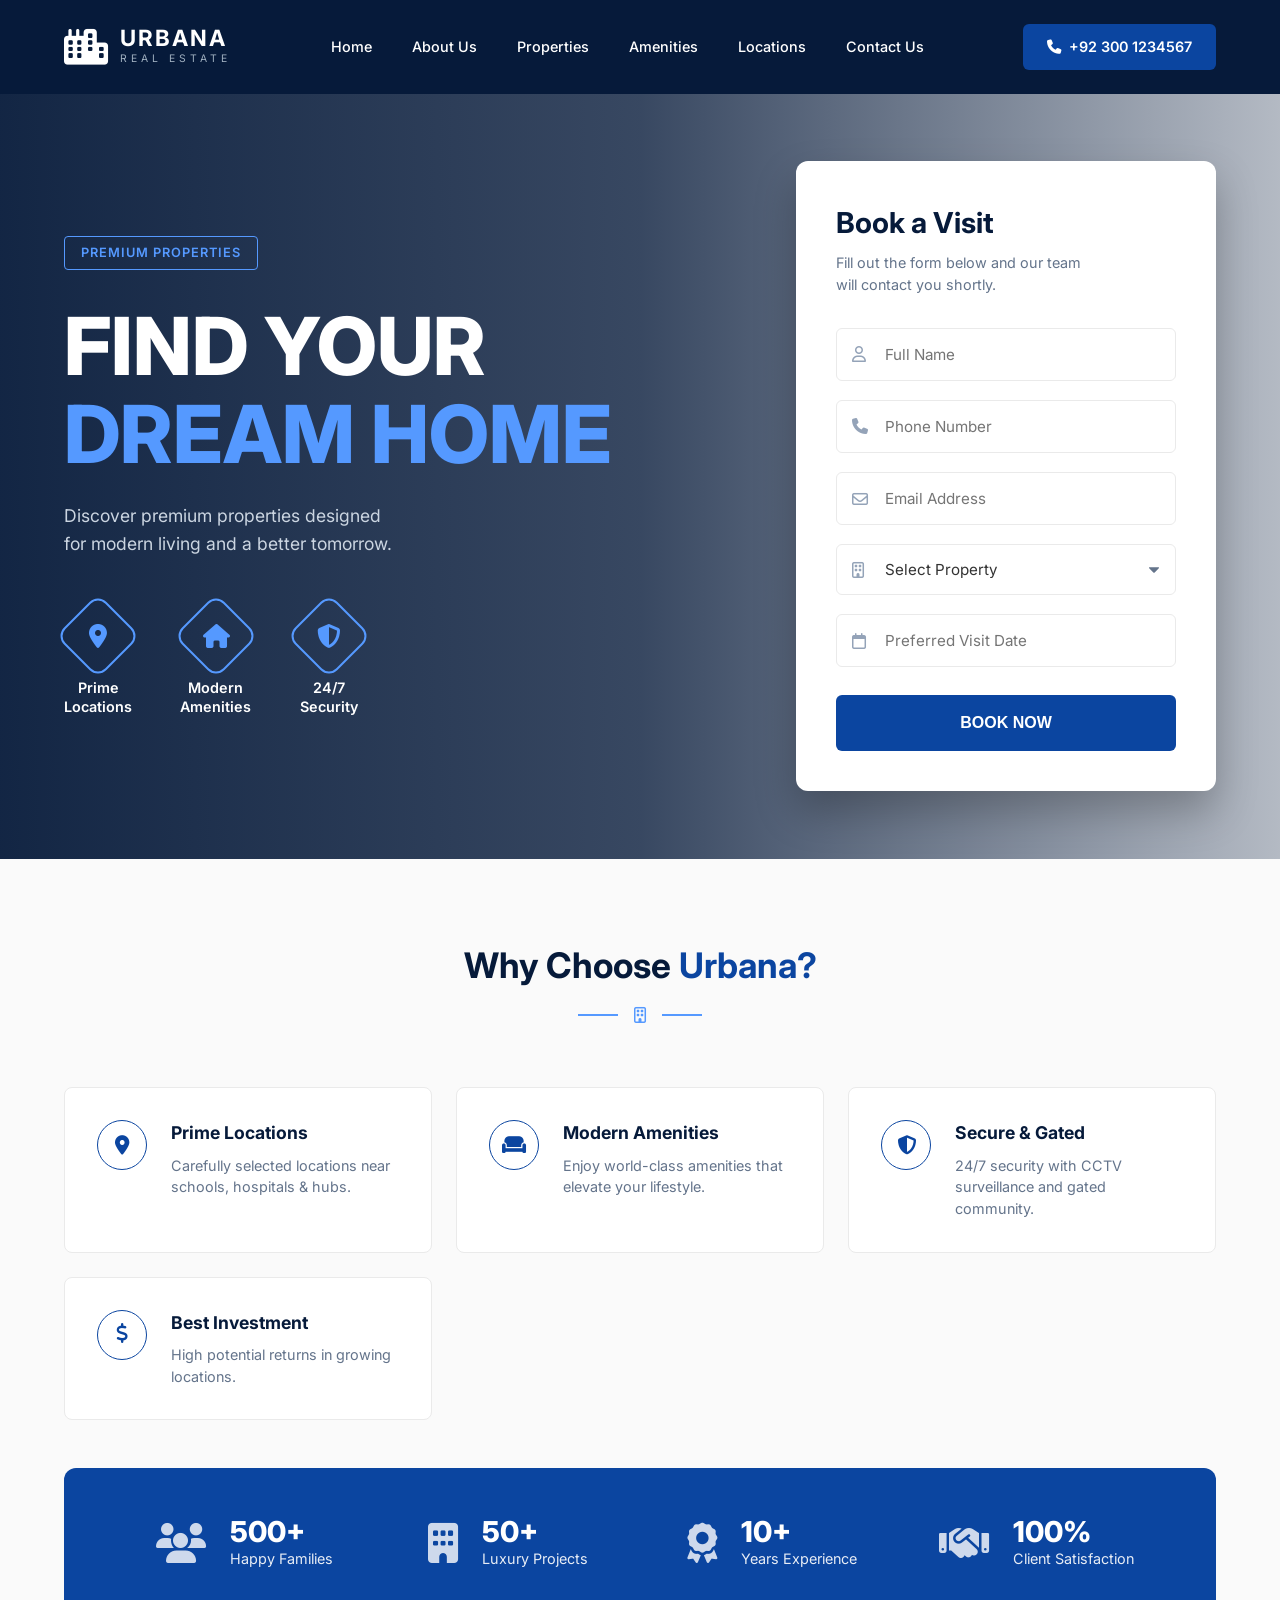
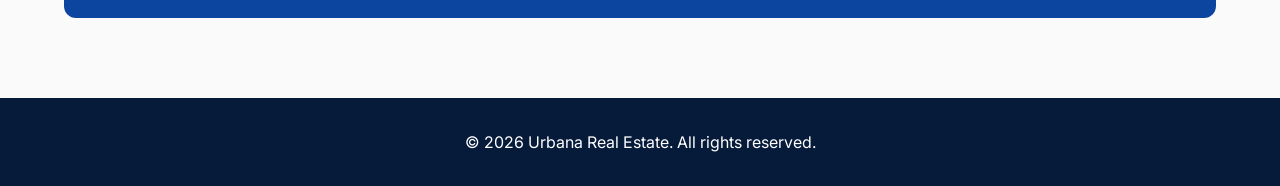
<file: index.html>
<!DOCTYPE html>
<html lang="en">
<head>
    <meta charset="UTF-8">
    <meta name="viewport" content="width=device-width, initial-scale=1.0">
    <title>Urbana Real Estate</title>
    <link rel="preconnect" href="https://fonts.googleapis.com">
    <link rel="preconnect" href="https://fonts.gstatic.com" crossorigin>
    <link href="https://fonts.googleapis.com/css2?family=Inter:wght@400;500;600;700;800&display=swap" rel="stylesheet">
    <link rel="stylesheet" href="style.css">
    <link rel="stylesheet" href="https://cdnjs.cloudflare.com/ajax/libs/font-awesome/6.4.0/css/all.min.css">
</head>
<body>
    <header class="navbar" style="position: relative; z-index: 999999; pointer-events: auto;">
        <div class="logo">
            <i class="fa-solid fa-city logo-icon"></i>
            <div class="logo-text">
                <h1>URBANA</h1>
                <p>REAL ESTATE</p>
            </div>
        </div>
        <nav class="nav-links">
            <a href="index.html" onclick="window.location.href='index.html'; return false;"  class="active">Home</a>
            <a href="about.html" onclick="window.location.href='about.html'; return false;" >About Us</a>
            <a href="properties.html" onclick="window.location.href='properties.html'; return false;" >Properties</a>
            <a href="amenities.html" onclick="window.location.href='amenities.html'; return false;" >Amenities</a>
            <a href="locations.html" onclick="window.location.href='locations.html'; return false;" >Locations</a>
            <a href="contact.html" onclick="window.location.href='contact.html'; return false;" >Contact Us</a>
        </nav>
        <a href="tel:+923001234567" class="btn-phone">
            <i class="fa-solid fa-phone"></i> +92 300 1234567
        </a>
    </header>

    <main>
        <section class="hero">
            <div class="hero-overlay"></div>
            <div class="hero-container">
                <div class="hero-content">
                    <span class="badge">PREMIUM PROPERTIES</span>
                    <h2 class="title">FIND YOUR<br><span class="highlight">DREAM HOME</span></h2>
                    <p class="description">Discover premium properties designed<br>for modern living and a better tomorrow.</p>
                    <div class="features-row">
                        <div class="feature-item">
                            <div class="icon-hexagon"><i class="fa-solid fa-location-dot"></i></div>
                            <p>Prime<br>Locations</p>
                        </div>
                        <div class="feature-item">
                            <div class="icon-hexagon"><i class="fa-solid fa-house"></i></div>
                            <p>Modern<br>Amenities</p>
                        </div>
                        <div class="feature-item">
                            <div class="icon-hexagon"><i class="fa-solid fa-shield-halved"></i></div>
                            <p>24/7<br>Security</p>
                        </div>
                    </div>
                </div>
                <div class="hero-form-container">
                    <div class="form-card">
                        <h3>Book a Visit</h3>
                        <p>Fill out the form below and our team<br>will contact you shortly.</p>
                        <form action="#" method="POST">
                            <div class="input-group">
                                <i class="fa-regular fa-user"></i>
                                <input type="text" placeholder="Full Name" required>
                            </div>
                            <div class="input-group">
                                <i class="fa-solid fa-phone"></i>
                                <input type="tel" placeholder="Phone Number" required>
                            </div>
                            <div class="input-group">
                                <i class="fa-regular fa-envelope"></i>
                                <input type="email" placeholder="Email Address" required>
                            </div>
                            <div class="input-group">
                                <i class="fa-regular fa-building"></i>
                                <select required>
                                    <option value="" disabled selected>Select Property</option>
                                    <option value="villa">Luxury Villa</option>
                                    <option value="apartment">Modern Apartment</option>
                                </select>
                            </div>
                            <div class="input-group">
                                <i class="fa-regular fa-calendar"></i>
                                <input type="text" placeholder="Preferred Visit Date" onfocus="(this.type='date')" onblur="(this.type='text')" required>
                            </div>
                            <button type="submit" class="btn-submit">BOOK NOW</button>
                        </form>
                    </div>
                </div>
            </div>
        </section>

        <section class="why-choose-us">
            <div class="section-header">
                <h2>Why Choose <span class="text-blue">Urbana?</span></h2>
                <div class="divider"><span class="line"></span><i class="fa-regular fa-building"></i><span class="line"></span></div>
            </div>
            <div class="cards-grid">
                <div class="card">
                    <div class="card-icon"><i class="fa-solid fa-location-dot"></i></div>
                    <div>
                        <h3>Prime Locations</h3>
                        <p>Carefully selected locations near schools, hospitals & hubs.</p>
                    </div>
                </div>
                <div class="card">
                    <div class="card-icon"><i class="fa-solid fa-couch"></i></div>
                    <div>
                        <h3>Modern Amenities</h3>
                        <p>Enjoy world-class amenities that elevate your lifestyle.</p>
                    </div>
                </div>
                <div class="card">
                    <div class="card-icon"><i class="fa-solid fa-shield-halved"></i></div>
                    <div>
                        <h3>Secure & Gated</h3>
                        <p>24/7 security with CCTV surveillance and gated community.</p>
                    </div>
                </div>
                <div class="card">
                    <div class="card-icon"><i class="fa-solid fa-dollar-sign"></i></div>
                    <div>
                        <h3>Best Investment</h3>
                        <p>High potential returns in growing locations.</p>
                    </div>
                </div>
            </div>

            <div class="stats-banner">
                <div class="stat-item">
                    <i class="fa-solid fa-users"></i>
                    <div>
                        <h4>500+</h4>
                        <p>Happy Families</p>
                    </div>
                </div>
                <div class="stat-item">
                    <i class="fa-solid fa-building"></i>
                    <div>
                        <h4>50+</h4>
                        <p>Luxury Projects</p>
                    </div>
                </div>
                <div class="stat-item">
                    <i class="fa-solid fa-award"></i>
                    <div>
                        <h4>10+</h4>
                        <p>Years Experience</p>
                    </div>
                </div>
                <div class="stat-item">
                    <i class="fa-solid fa-handshake"></i>
                    <div>
                        <h4>100%</h4>
                        <p>Client Satisfaction</p>
                    </div>
                </div>
            </div>
        </section>
    </main>
    <footer class="site-footer">
        <p>&copy; 2026 Urbana Real Estate. All rights reserved.</p>
    </footer>
</body>
</html>
</file>
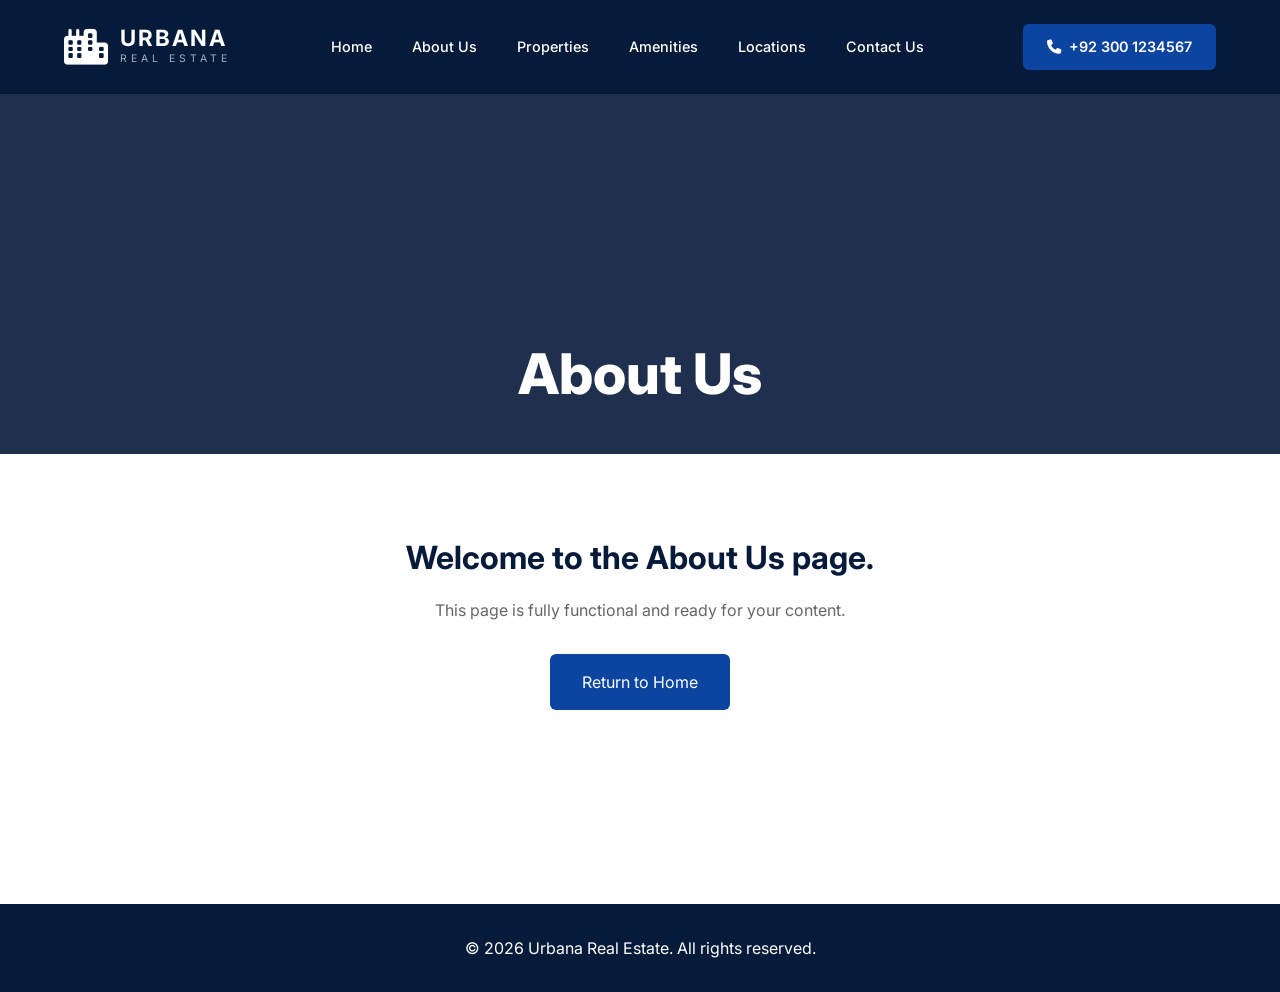
<file: about.html>
<!DOCTYPE html>
<html lang="en">
<head>
    <meta charset="UTF-8">
    <meta name="viewport" content="width=device-width, initial-scale=1.0">
    <title>Urbana Real Estate</title>
    <link rel="preconnect" href="https://fonts.googleapis.com">
    <link rel="preconnect" href="https://fonts.gstatic.com" crossorigin>
    <link href="https://fonts.googleapis.com/css2?family=Inter:wght@400;500;600;700;800&display=swap" rel="stylesheet">
    <link rel="stylesheet" href="style.css">
    <link rel="stylesheet" href="https://cdnjs.cloudflare.com/ajax/libs/font-awesome/6.4.0/css/all.min.css">
</head>
<body>
    <header class="navbar" style="position: relative; z-index: 999999; pointer-events: auto;">
        <div class="logo">
            <i class="fa-solid fa-city logo-icon"></i>
            <div class="logo-text">
                <h1>URBANA</h1>
                <p>REAL ESTATE</p>
            </div>
        </div>
        <nav class="nav-links">
            <a href="index.html" onclick="window.location.href='index.html'; return false;"  >Home</a>
            <a href="about.html" onclick="window.location.href='about.html'; return false;"  class="active">About Us</a>
            <a href="properties.html" onclick="window.location.href='properties.html'; return false;" >Properties</a>
            <a href="amenities.html" onclick="window.location.href='amenities.html'; return false;" >Amenities</a>
            <a href="locations.html" onclick="window.location.href='locations.html'; return false;" >Locations</a>
            <a href="contact.html" onclick="window.location.href='contact.html'; return false;" >Contact Us</a>
        </nav>
        <a href="tel:+923001234567" class="btn-phone">
            <i class="fa-solid fa-phone"></i> +92 300 1234567
        </a>
    </header>

    <main>

            <section class="hero" style="min-height: 40vh; align-items: flex-end; padding-bottom: 3rem;">
                <div class="hero-overlay" style="background: rgba(6, 26, 58, 0.9);"></div>
                <div class="hero-container" style="justify-content: center; text-align: center; width: 100%;">
                    <div class="hero-content" style="max-width: 800px; margin: 0 auto;">
                        <h2 class="title" style="font-size: 3.5rem; margin-bottom: 0;">About Us</h2>
                    </div>
                </div>
            </section>
            <section style="padding: 5rem 4rem; text-align: center; background: #fff; min-height: 50vh;">
                <h3 style="font-size: 2rem; color: #061a3a;">Welcome to the About Us page.</h3>
                <p style="margin-top: 1rem; color: #666;">This page is fully functional and ready for your content.</p>
                <a href="index.html" onclick="window.location.href='index.html'; return false;"  style="display: inline-block; margin-top: 2rem; padding: 1rem 2rem; background: #0b45a0; color: #fff; text-decoration: none; border-radius: 6px;">Return to Home</a>
            </section>
</main>
    <footer class="site-footer">
        <p>&copy; 2026 Urbana Real Estate. All rights reserved.</p>
    </footer>
</body>
</html>
</file>
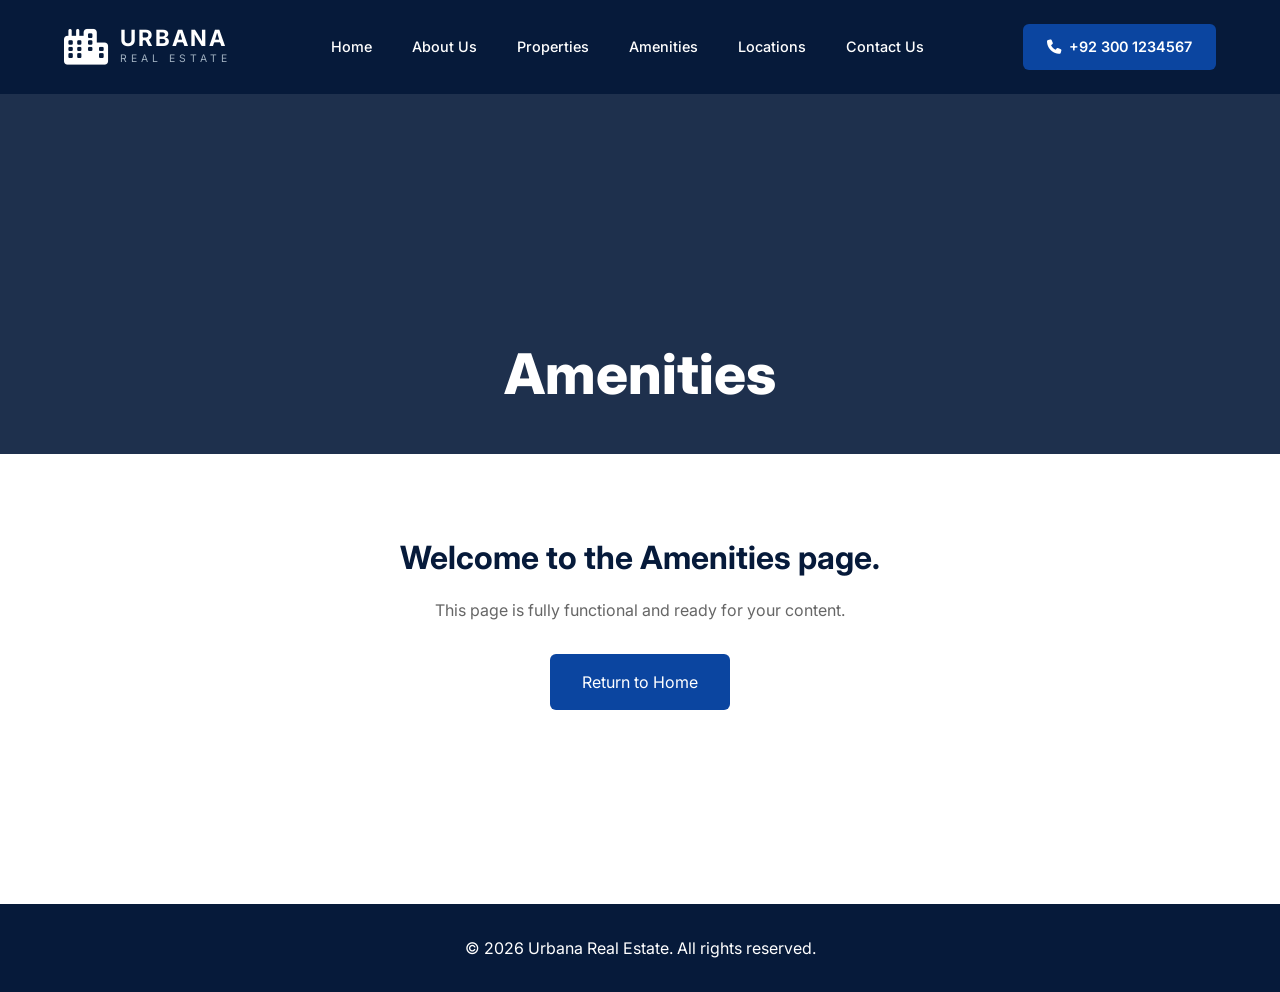
<file: amenities.html>
<!DOCTYPE html>
<html lang="en">
<head>
    <meta charset="UTF-8">
    <meta name="viewport" content="width=device-width, initial-scale=1.0">
    <title>Urbana Real Estate</title>
    <link rel="preconnect" href="https://fonts.googleapis.com">
    <link rel="preconnect" href="https://fonts.gstatic.com" crossorigin>
    <link href="https://fonts.googleapis.com/css2?family=Inter:wght@400;500;600;700;800&display=swap" rel="stylesheet">
    <link rel="stylesheet" href="style.css">
    <link rel="stylesheet" href="https://cdnjs.cloudflare.com/ajax/libs/font-awesome/6.4.0/css/all.min.css">
</head>
<body>
    <header class="navbar" style="position: relative; z-index: 999999; pointer-events: auto;">
        <div class="logo">
            <i class="fa-solid fa-city logo-icon"></i>
            <div class="logo-text">
                <h1>URBANA</h1>
                <p>REAL ESTATE</p>
            </div>
        </div>
        <nav class="nav-links">
            <a href="index.html" onclick="window.location.href='index.html'; return false;"  >Home</a>
            <a href="about.html" onclick="window.location.href='about.html'; return false;" >About Us</a>
            <a href="properties.html" onclick="window.location.href='properties.html'; return false;" >Properties</a>
            <a href="amenities.html" onclick="window.location.href='amenities.html'; return false;"  class="active">Amenities</a>
            <a href="locations.html" onclick="window.location.href='locations.html'; return false;" >Locations</a>
            <a href="contact.html" onclick="window.location.href='contact.html'; return false;" >Contact Us</a>
        </nav>
        <a href="tel:+923001234567" class="btn-phone">
            <i class="fa-solid fa-phone"></i> +92 300 1234567
        </a>
    </header>

    <main>

            <section class="hero" style="min-height: 40vh; align-items: flex-end; padding-bottom: 3rem;">
                <div class="hero-overlay" style="background: rgba(6, 26, 58, 0.9);"></div>
                <div class="hero-container" style="justify-content: center; text-align: center; width: 100%;">
                    <div class="hero-content" style="max-width: 800px; margin: 0 auto;">
                        <h2 class="title" style="font-size: 3.5rem; margin-bottom: 0;">Amenities</h2>
                    </div>
                </div>
            </section>
            <section style="padding: 5rem 4rem; text-align: center; background: #fff; min-height: 50vh;">
                <h3 style="font-size: 2rem; color: #061a3a;">Welcome to the Amenities page.</h3>
                <p style="margin-top: 1rem; color: #666;">This page is fully functional and ready for your content.</p>
                <a href="index.html" onclick="window.location.href='index.html'; return false;"  style="display: inline-block; margin-top: 2rem; padding: 1rem 2rem; background: #0b45a0; color: #fff; text-decoration: none; border-radius: 6px;">Return to Home</a>
            </section>
</main>
    <footer class="site-footer">
        <p>&copy; 2026 Urbana Real Estate. All rights reserved.</p>
    </footer>
</body>
</html>
</file>
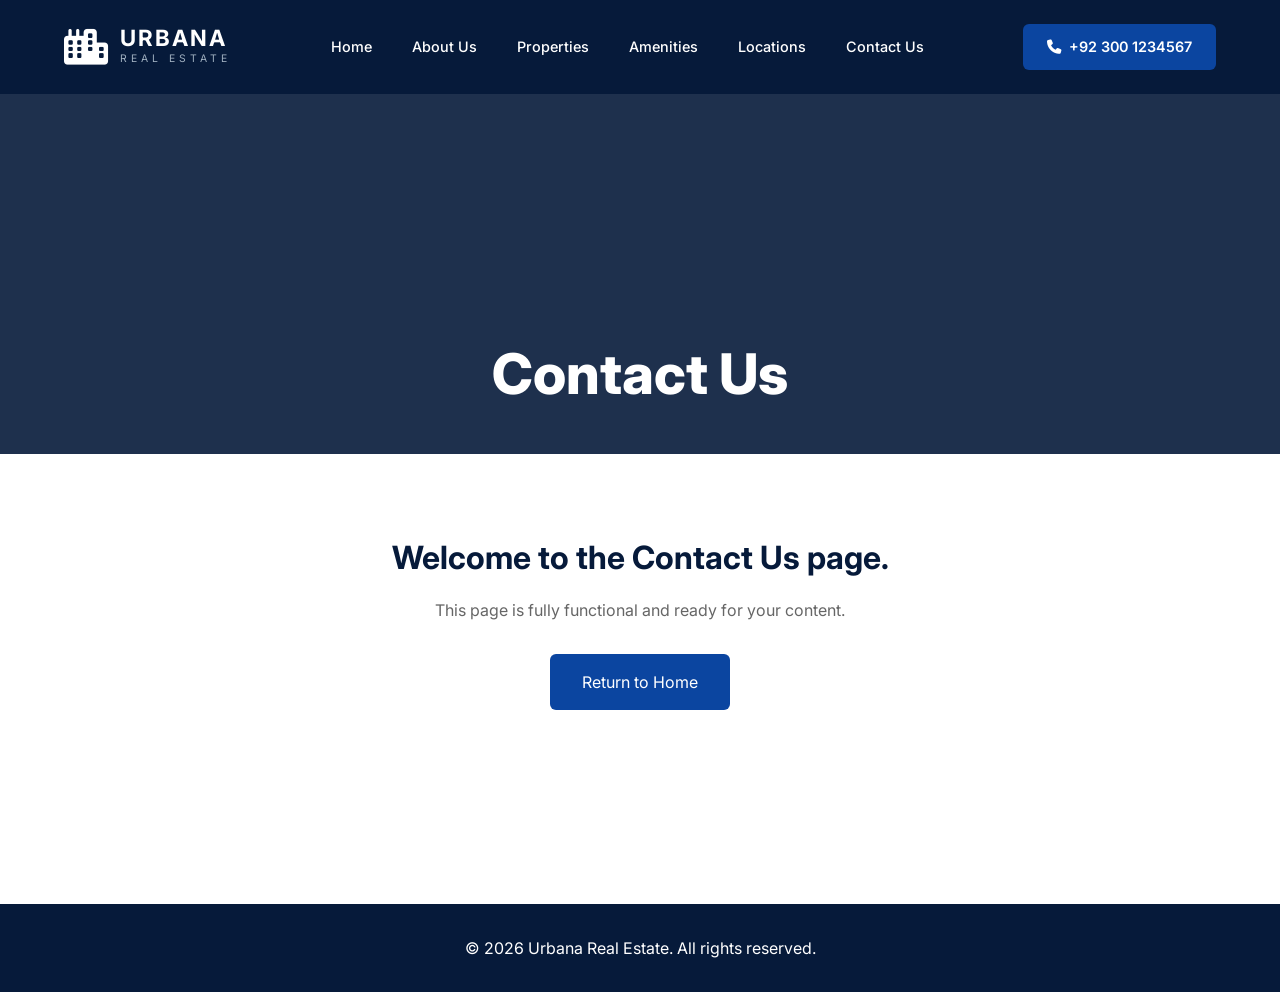
<file: contact.html>
<!DOCTYPE html>
<html lang="en">
<head>
    <meta charset="UTF-8">
    <meta name="viewport" content="width=device-width, initial-scale=1.0">
    <title>Urbana Real Estate</title>
    <link rel="preconnect" href="https://fonts.googleapis.com">
    <link rel="preconnect" href="https://fonts.gstatic.com" crossorigin>
    <link href="https://fonts.googleapis.com/css2?family=Inter:wght@400;500;600;700;800&display=swap" rel="stylesheet">
    <link rel="stylesheet" href="style.css">
    <link rel="stylesheet" href="https://cdnjs.cloudflare.com/ajax/libs/font-awesome/6.4.0/css/all.min.css">
</head>
<body>
    <header class="navbar" style="position: relative; z-index: 999999; pointer-events: auto;">
        <div class="logo">
            <i class="fa-solid fa-city logo-icon"></i>
            <div class="logo-text">
                <h1>URBANA</h1>
                <p>REAL ESTATE</p>
            </div>
        </div>
        <nav class="nav-links">
            <a href="index.html" onclick="window.location.href='index.html'; return false;"  >Home</a>
            <a href="about.html" onclick="window.location.href='about.html'; return false;" >About Us</a>
            <a href="properties.html" onclick="window.location.href='properties.html'; return false;" >Properties</a>
            <a href="amenities.html" onclick="window.location.href='amenities.html'; return false;" >Amenities</a>
            <a href="locations.html" onclick="window.location.href='locations.html'; return false;" >Locations</a>
            <a href="contact.html" onclick="window.location.href='contact.html'; return false;"  class="active">Contact Us</a>
        </nav>
        <a href="tel:+923001234567" class="btn-phone">
            <i class="fa-solid fa-phone"></i> +92 300 1234567
        </a>
    </header>

    <main>

            <section class="hero" style="min-height: 40vh; align-items: flex-end; padding-bottom: 3rem;">
                <div class="hero-overlay" style="background: rgba(6, 26, 58, 0.9);"></div>
                <div class="hero-container" style="justify-content: center; text-align: center; width: 100%;">
                    <div class="hero-content" style="max-width: 800px; margin: 0 auto;">
                        <h2 class="title" style="font-size: 3.5rem; margin-bottom: 0;">Contact Us</h2>
                    </div>
                </div>
            </section>
            <section style="padding: 5rem 4rem; text-align: center; background: #fff; min-height: 50vh;">
                <h3 style="font-size: 2rem; color: #061a3a;">Welcome to the Contact Us page.</h3>
                <p style="margin-top: 1rem; color: #666;">This page is fully functional and ready for your content.</p>
                <a href="index.html" onclick="window.location.href='index.html'; return false;"  style="display: inline-block; margin-top: 2rem; padding: 1rem 2rem; background: #0b45a0; color: #fff; text-decoration: none; border-radius: 6px;">Return to Home</a>
            </section>
</main>
    <footer class="site-footer">
        <p>&copy; 2026 Urbana Real Estate. All rights reserved.</p>
    </footer>
</body>
</html>
</file>
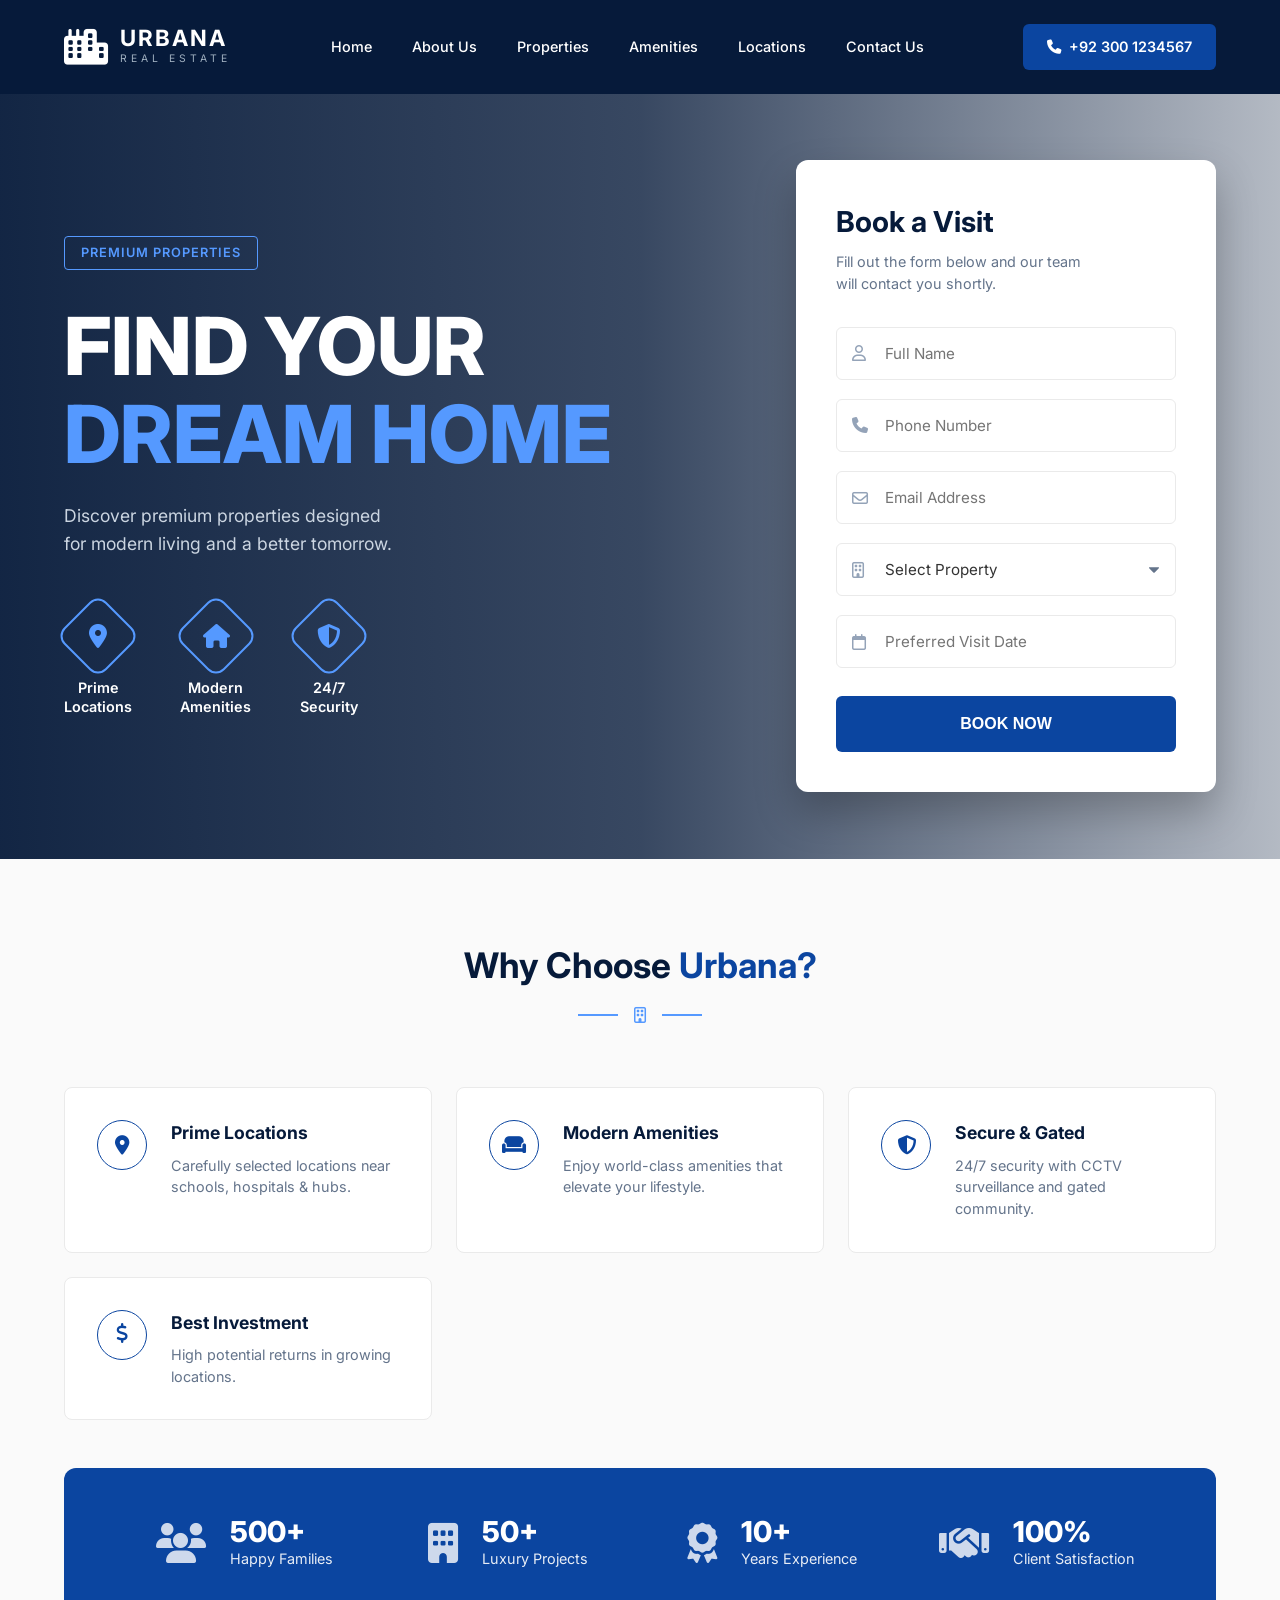
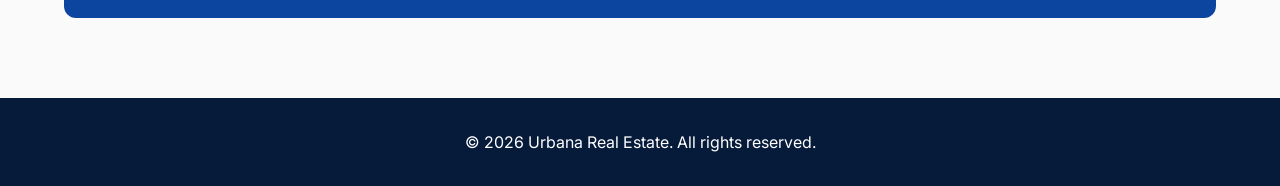
<file: gallery.html>
<!DOCTYPE html>
<html lang="en">
<head>
    <meta charset="UTF-8">
    <meta name="viewport" content="width=device-width, initial-scale=1.0">
    <title>Urbana Real Estate</title>
    <link rel="preconnect" href="https://fonts.googleapis.com">
    <link rel="preconnect" href="https://fonts.gstatic.com" crossorigin>
    <link href="https://fonts.googleapis.com/css2?family=Inter:wght@400;500;600;700;800&display=swap" rel="stylesheet">
    <link rel="stylesheet" href="style.css">
    <link rel="stylesheet" href="https://cdnjs.cloudflare.com/ajax/libs/font-awesome/6.4.0/css/all.min.css">
</head>
<body>
    <header class="navbar">
        <div class="logo">
            <i class="fa-solid fa-city logo-icon"></i>
            <div class="logo-text">
                <h1>URBANA</h1>
                <p>REAL ESTATE</p>
            </div>
        </div>
        <nav class="nav-links">
            <a href="index.html" onclick="window.location.href='index.html'; return false;" >Home</a>
            <a href="about.html" onclick="window.location.href='about.html'; return false;" >About Us</a>
            <a href="properties.html" onclick="window.location.href='properties.html'; return false;" >Properties</a>
            <a href="amenities.html" onclick="window.location.href='amenities.html'; return false;" >Amenities</a>
            <a href="locations.html" onclick="window.location.href='locations.html'; return false;" >Locations</a>
            <a href="contact.html" onclick="window.location.href='contact.html'; return false;" >Contact Us</a>
        </nav>
        <a href="tel:+923001234567" class="btn-phone">
            <i class="fa-solid fa-phone"></i> +92 300 1234567
        </a>
    </header>

    <main>
        <section class="hero">
            <div class="hero-overlay"></div>
            <div class="hero-container">
                <div class="hero-content">
                    <span class="badge">PREMIUM PROPERTIES</span>
                    <h2 class="title">FIND YOUR<br><span class="highlight">DREAM HOME</span></h2>
                    <p class="description">Discover premium properties designed<br>for modern living and a better tomorrow.</p>
                    <div class="features-row">
                        <div class="feature-item">
                            <div class="icon-hexagon"><i class="fa-solid fa-location-dot"></i></div>
                            <p>Prime<br>Locations</p>
                        </div>
                        <div class="feature-item">
                            <div class="icon-hexagon"><i class="fa-solid fa-house"></i></div>
                            <p>Modern<br>Amenities</p>
                        </div>
                        <div class="feature-item">
                            <div class="icon-hexagon"><i class="fa-solid fa-shield-halved"></i></div>
                            <p>24/7<br>Security</p>
                        </div>
                    </div>
                </div>
                <div class="hero-form-container">
                    <div class="form-card">
                        <h3>Book a Visit</h3>
                        <p>Fill out the form below and our team<br>will contact you shortly.</p>
                        <form action="#" method="POST">
                            <div class="input-group">
                                <i class="fa-regular fa-user"></i>
                                <input type="text" placeholder="Full Name" required>
                            </div>
                            <div class="input-group">
                                <i class="fa-solid fa-phone"></i>
                                <input type="tel" placeholder="Phone Number" required>
                            </div>
                            <div class="input-group">
                                <i class="fa-regular fa-envelope"></i>
                                <input type="email" placeholder="Email Address" required>
                            </div>
                            <div class="input-group">
                                <i class="fa-regular fa-building"></i>
                                <select required>
                                    <option value="" disabled selected>Select Property</option>
                                    <option value="villa">Luxury Villa</option>
                                    <option value="apartment">Modern Apartment</option>
                                </select>
                            </div>
                            <div class="input-group">
                                <i class="fa-regular fa-calendar"></i>
                                <input type="text" placeholder="Preferred Visit Date" onfocus="(this.type='date')" onblur="(this.type='text')" required>
                            </div>
                            <button type="submit" class="btn-submit">BOOK NOW</button>
                        </form>
                    </div>
                </div>
            </div>
        </section>

        <section class="why-choose-us">
            <div class="section-header">
                <h2>Why Choose <span class="text-blue">Urbana?</span></h2>
                <div class="divider"><span class="line"></span><i class="fa-regular fa-building"></i><span class="line"></span></div>
            </div>
            <div class="cards-grid">
                <div class="card">
                    <div class="card-icon"><i class="fa-solid fa-location-dot"></i></div>
                    <div>
                        <h3>Prime Locations</h3>
                        <p>Carefully selected locations near schools, hospitals & hubs.</p>
                    </div>
                </div>
                <div class="card">
                    <div class="card-icon"><i class="fa-solid fa-couch"></i></div>
                    <div>
                        <h3>Modern Amenities</h3>
                        <p>Enjoy world-class amenities that elevate your lifestyle.</p>
                    </div>
                </div>
                <div class="card">
                    <div class="card-icon"><i class="fa-solid fa-shield-halved"></i></div>
                    <div>
                        <h3>Secure & Gated</h3>
                        <p>24/7 security with CCTV surveillance and gated community.</p>
                    </div>
                </div>
                <div class="card">
                    <div class="card-icon"><i class="fa-solid fa-dollar-sign"></i></div>
                    <div>
                        <h3>Best Investment</h3>
                        <p>High potential returns in growing locations.</p>
                    </div>
                </div>
            </div>

            <div class="stats-banner">
                <div class="stat-item">
                    <i class="fa-solid fa-users"></i>
                    <div>
                        <h4>500+</h4>
                        <p>Happy Families</p>
                    </div>
                </div>
                <div class="stat-item">
                    <i class="fa-solid fa-building"></i>
                    <div>
                        <h4>50+</h4>
                        <p>Luxury Projects</p>
                    </div>
                </div>
                <div class="stat-item">
                    <i class="fa-solid fa-award"></i>
                    <div>
                        <h4>10+</h4>
                        <p>Years Experience</p>
                    </div>
                </div>
                <div class="stat-item">
                    <i class="fa-solid fa-handshake"></i>
                    <div>
                        <h4>100%</h4>
                        <p>Client Satisfaction</p>
                    </div>
                </div>
            </div>
        </section>
    </main>
    <footer class="site-footer">
        <p>&copy; 2026 Urbana Real Estate. All rights reserved.</p>
    </footer>
</body>
</html>
</file>
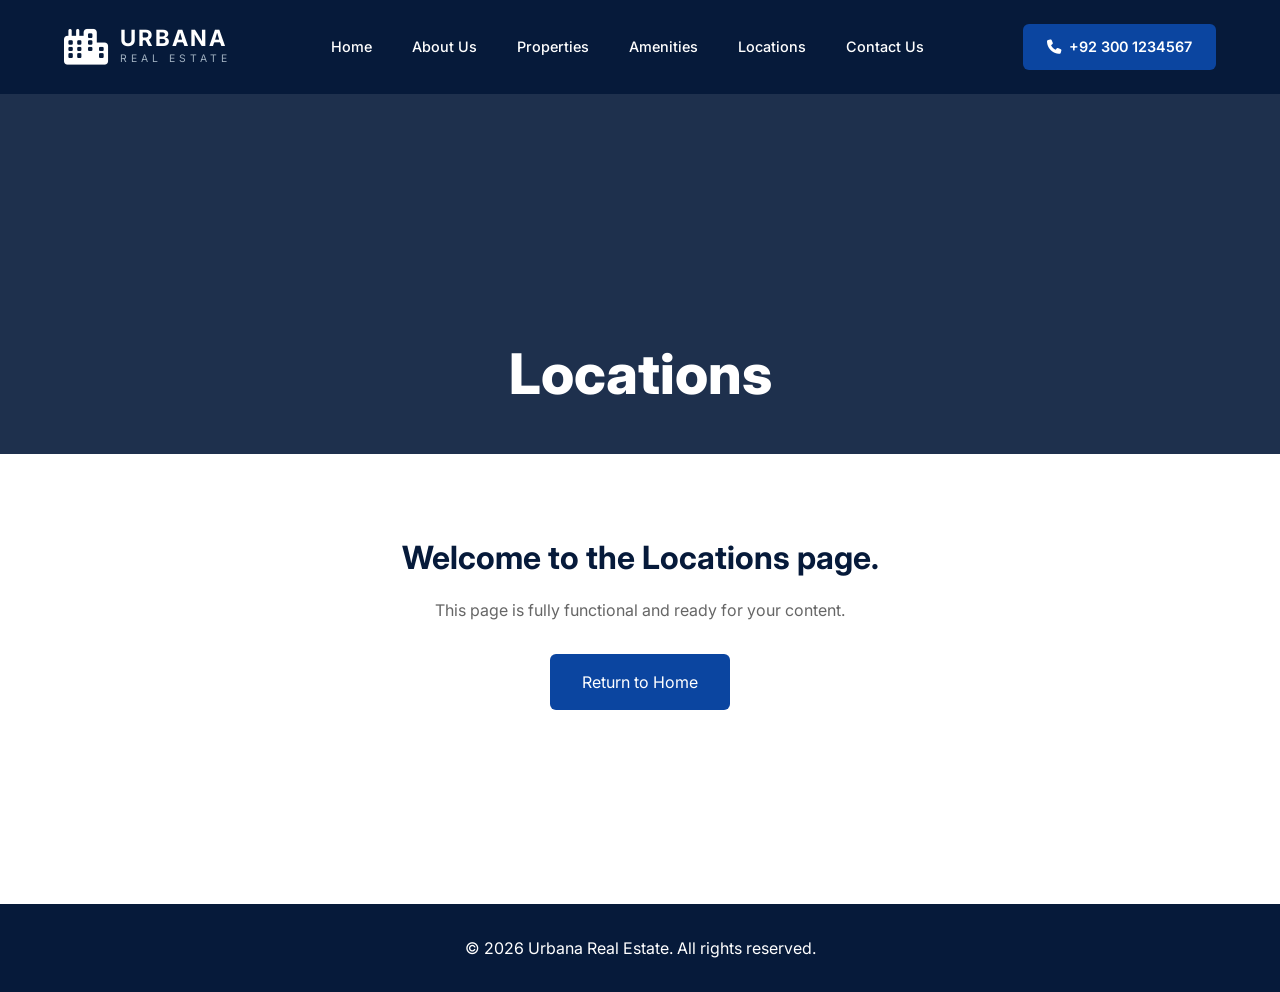
<file: locations.html>
<!DOCTYPE html>
<html lang="en">
<head>
    <meta charset="UTF-8">
    <meta name="viewport" content="width=device-width, initial-scale=1.0">
    <title>Urbana Real Estate</title>
    <link rel="preconnect" href="https://fonts.googleapis.com">
    <link rel="preconnect" href="https://fonts.gstatic.com" crossorigin>
    <link href="https://fonts.googleapis.com/css2?family=Inter:wght@400;500;600;700;800&display=swap" rel="stylesheet">
    <link rel="stylesheet" href="style.css">
    <link rel="stylesheet" href="https://cdnjs.cloudflare.com/ajax/libs/font-awesome/6.4.0/css/all.min.css">
</head>
<body>
    <header class="navbar" style="position: relative; z-index: 999999; pointer-events: auto;">
        <div class="logo">
            <i class="fa-solid fa-city logo-icon"></i>
            <div class="logo-text">
                <h1>URBANA</h1>
                <p>REAL ESTATE</p>
            </div>
        </div>
        <nav class="nav-links">
            <a href="index.html" onclick="window.location.href='index.html'; return false;"  >Home</a>
            <a href="about.html" onclick="window.location.href='about.html'; return false;" >About Us</a>
            <a href="properties.html" onclick="window.location.href='properties.html'; return false;" >Properties</a>
            <a href="amenities.html" onclick="window.location.href='amenities.html'; return false;" >Amenities</a>
            <a href="locations.html" onclick="window.location.href='locations.html'; return false;"  class="active">Locations</a>
            <a href="contact.html" onclick="window.location.href='contact.html'; return false;" >Contact Us</a>
        </nav>
        <a href="tel:+923001234567" class="btn-phone">
            <i class="fa-solid fa-phone"></i> +92 300 1234567
        </a>
    </header>

    <main>

            <section class="hero" style="min-height: 40vh; align-items: flex-end; padding-bottom: 3rem;">
                <div class="hero-overlay" style="background: rgba(6, 26, 58, 0.9);"></div>
                <div class="hero-container" style="justify-content: center; text-align: center; width: 100%;">
                    <div class="hero-content" style="max-width: 800px; margin: 0 auto;">
                        <h2 class="title" style="font-size: 3.5rem; margin-bottom: 0;">Locations</h2>
                    </div>
                </div>
            </section>
            <section style="padding: 5rem 4rem; text-align: center; background: #fff; min-height: 50vh;">
                <h3 style="font-size: 2rem; color: #061a3a;">Welcome to the Locations page.</h3>
                <p style="margin-top: 1rem; color: #666;">This page is fully functional and ready for your content.</p>
                <a href="index.html" onclick="window.location.href='index.html'; return false;"  style="display: inline-block; margin-top: 2rem; padding: 1rem 2rem; background: #0b45a0; color: #fff; text-decoration: none; border-radius: 6px;">Return to Home</a>
            </section>
</main>
    <footer class="site-footer">
        <p>&copy; 2026 Urbana Real Estate. All rights reserved.</p>
    </footer>
</body>
</html>
</file>
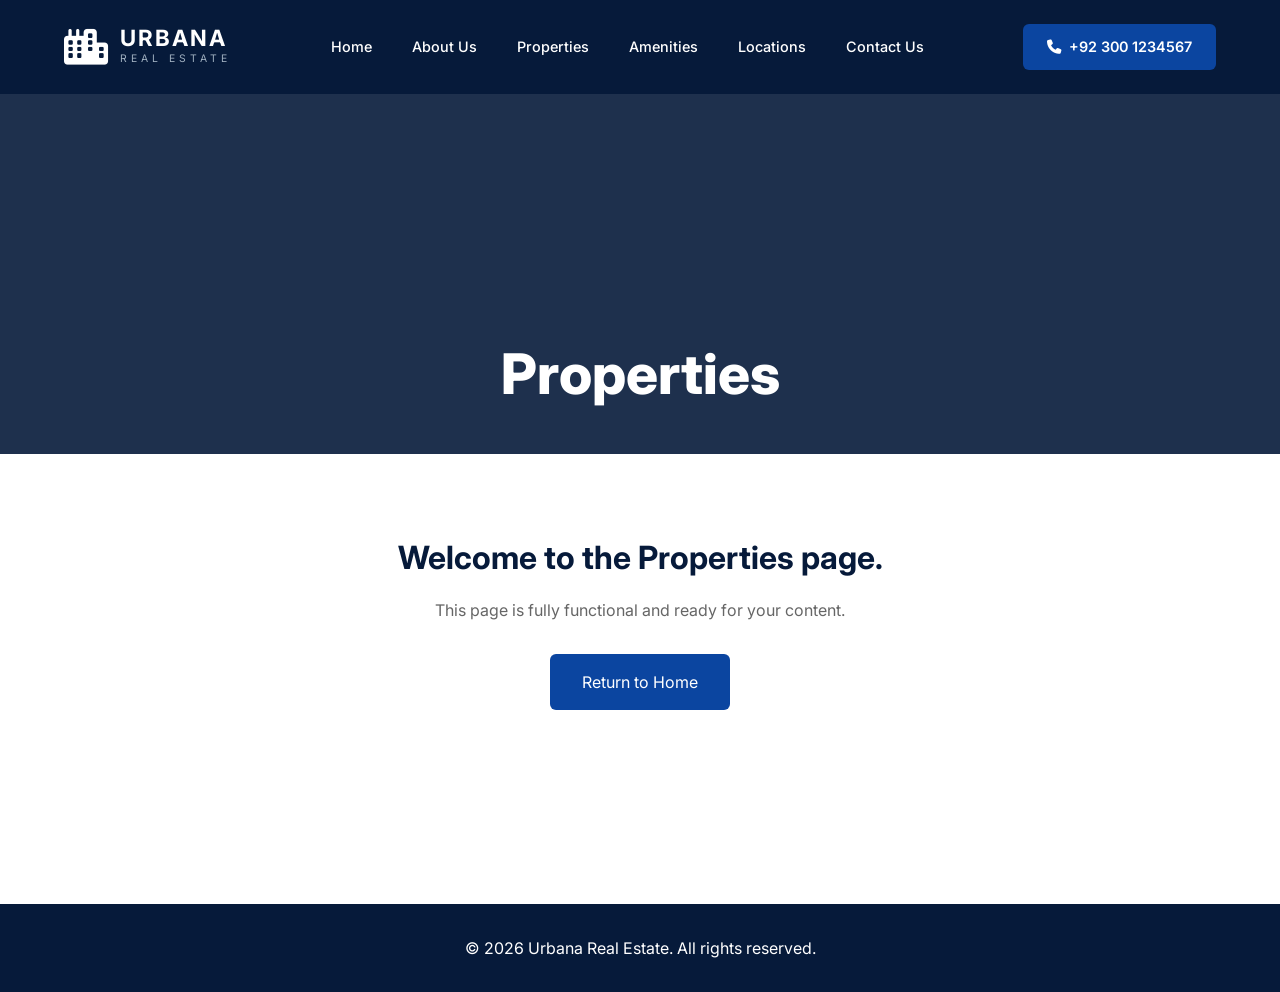
<file: properties.html>
<!DOCTYPE html>
<html lang="en">
<head>
    <meta charset="UTF-8">
    <meta name="viewport" content="width=device-width, initial-scale=1.0">
    <title>Urbana Real Estate</title>
    <link rel="preconnect" href="https://fonts.googleapis.com">
    <link rel="preconnect" href="https://fonts.gstatic.com" crossorigin>
    <link href="https://fonts.googleapis.com/css2?family=Inter:wght@400;500;600;700;800&display=swap" rel="stylesheet">
    <link rel="stylesheet" href="style.css">
    <link rel="stylesheet" href="https://cdnjs.cloudflare.com/ajax/libs/font-awesome/6.4.0/css/all.min.css">
</head>
<body>
    <header class="navbar" style="position: relative; z-index: 999999; pointer-events: auto;">
        <div class="logo">
            <i class="fa-solid fa-city logo-icon"></i>
            <div class="logo-text">
                <h1>URBANA</h1>
                <p>REAL ESTATE</p>
            </div>
        </div>
        <nav class="nav-links">
            <a href="index.html" onclick="window.location.href='index.html'; return false;"  >Home</a>
            <a href="about.html" onclick="window.location.href='about.html'; return false;" >About Us</a>
            <a href="properties.html" onclick="window.location.href='properties.html'; return false;"  class="active">Properties</a>
            <a href="amenities.html" onclick="window.location.href='amenities.html'; return false;" >Amenities</a>
            <a href="locations.html" onclick="window.location.href='locations.html'; return false;" >Locations</a>
            <a href="contact.html" onclick="window.location.href='contact.html'; return false;" >Contact Us</a>
        </nav>
        <a href="tel:+923001234567" class="btn-phone">
            <i class="fa-solid fa-phone"></i> +92 300 1234567
        </a>
    </header>

    <main>

            <section class="hero" style="min-height: 40vh; align-items: flex-end; padding-bottom: 3rem;">
                <div class="hero-overlay" style="background: rgba(6, 26, 58, 0.9);"></div>
                <div class="hero-container" style="justify-content: center; text-align: center; width: 100%;">
                    <div class="hero-content" style="max-width: 800px; margin: 0 auto;">
                        <h2 class="title" style="font-size: 3.5rem; margin-bottom: 0;">Properties</h2>
                    </div>
                </div>
            </section>
            <section style="padding: 5rem 4rem; text-align: center; background: #fff; min-height: 50vh;">
                <h3 style="font-size: 2rem; color: #061a3a;">Welcome to the Properties page.</h3>
                <p style="margin-top: 1rem; color: #666;">This page is fully functional and ready for your content.</p>
                <a href="index.html" onclick="window.location.href='index.html'; return false;"  style="display: inline-block; margin-top: 2rem; padding: 1rem 2rem; background: #0b45a0; color: #fff; text-decoration: none; border-radius: 6px;">Return to Home</a>
            </section>
</main>
    <footer class="site-footer">
        <p>&copy; 2026 Urbana Real Estate. All rights reserved.</p>
    </footer>
</body>
</html>
</file>
<file: style.css>
* { margin: 0; padding: 0; box-sizing: border-box; }
body { font-family: 'Inter', sans-serif; color: #333333; background-color: #ffffff; line-height: 1.5; }

.navbar { display: flex; justify-content: space-between; align-items: center; padding: 1.5rem 4rem; background-color: #061a3a; color: #ffffff; }
.logo { display: flex; align-items: center; gap: 0.75rem; }
.logo-icon { font-size: 2.2rem; color: #ffffff; }
.logo-text h1 { font-size: 1.4rem; font-weight: 700; letter-spacing: 2px; line-height: 1; }
.logo-text p { font-size: 0.65rem; letter-spacing: 4px; color: #a0b0c0; margin-top: 2px; }

.nav-links { display: flex; gap: 2.5rem; }
.nav-links a { color: #ffffff; text-decoration: none; font-size: 0.9rem; font-weight: 500; transition: color 0.3s; }
.nav-links a:hover { color: #5599ff; }

.btn-phone { background-color: #0b45a0; color: #ffffff; text-decoration: none; padding: 0.75rem 1.5rem; border-radius: 6px; font-weight: 600; font-size: 0.9rem; display: flex; align-items: center; gap: 0.5rem; transition: background-color 0.3s, transform 0.2s; }
.btn-phone:hover { background-color: #0d52bc; transform: translateY(-2px); }

.hero { position: relative; min-height: 85vh; background-image: url('https://images.unsplash.com/photo-1613490908578-8fc1a11884ea?ixlib=rb-4.0.3&auto=format&fit=crop&w=2000&q=80'); background-size: cover; background-position: center; display: flex; align-items: center; padding: 4rem; }
.hero-overlay { position: absolute; top: 0; left: 0; width: 100%; height: 100%; background: linear-gradient(90deg, rgba(6, 26, 58, 0.95) 0%, rgba(6, 26, 58, 0.8) 50%, rgba(6, 26, 58, 0.3) 100%); }
.hero-container { position: relative; z-index: 1; display: flex; justify-content: space-between; align-items: center; width: 100%; max-width: 1400px; margin: 0 auto; gap: 4rem; }
.hero-content { flex: 1; color: #ffffff; }

.badge { display: inline-block; border: 1px solid #5599ff; color: #5599ff; padding: 0.4rem 1rem; border-radius: 4px; font-size: 0.8rem; font-weight: 600; letter-spacing: 1px; margin-bottom: 2rem; }
.title { font-size: 5rem; line-height: 1.1; margin-bottom: 1.5rem; font-weight: 800; }
.title .highlight { color: #5599ff; }
.description { font-size: 1.1rem; color: #cbd5e1; margin-bottom: 3rem; line-height: 1.6; }

.features-row { display: flex; gap: 3rem; }
.feature-item { display: flex; flex-direction: column; align-items: center; text-align: center; gap: 0.8rem; }
.icon-hexagon { width: 60px; height: 60px; border: 2px solid #5599ff; border-radius: 12px; display: flex; justify-content: center; align-items: center; transform: rotate(45deg); }
.icon-hexagon i { transform: rotate(-45deg); color: #5599ff; font-size: 1.5rem; }
.feature-item p { font-size: 0.9rem; font-weight: 600; line-height: 1.3; }

.hero-form-container { flex: 0 0 420px; }
.form-card { background-color: #ffffff; padding: 2.5rem; border-radius: 12px; box-shadow: 0 20px 40px rgba(0,0,0,0.25); }
.form-card h3 { font-size: 1.8rem; color: #061a3a; margin-bottom: 0.5rem; font-weight: 700; }
.form-card > p { font-size: 0.9rem; color: #64748b; margin-bottom: 2rem; }

.input-group { position: relative; margin-bottom: 1.2rem; }
.input-group i { position: absolute; left: 1rem; top: 50%; transform: translateY(-50%); color: #94a3b8; font-size: 1rem; }
.input-group input, .input-group select { width: 100%; padding: 1rem 1rem 1rem 3rem; border: 1px solid #eaeaea; border-radius: 6px; font-family: 'Inter', sans-serif; font-size: 0.95rem; color: #333333; background-color: transparent; appearance: none; }
.input-group select { cursor: pointer; background-image: url("data:image/svg+xml;charset=US-ASCII,%3Csvg%20xmlns%3D%22http%3A%2F%2Fwww.w3.org%2F2000%2Fsvg%22%20width%3D%22292.4%22%20height%3D%22292.4%22%3E%3Cpath%20fill%3D%22%2364748b%22%20d%3D%22M287%2069.4a17.6%2017.6%200%200%200-13-5.4H18.4c-5%200-9.3%201.8-12.9%205.4A17.6%2017.6%200%200%200%200%2082.2c0%205%201.8%209.3%205.4%2012.9l128%20127.9c3.6%203.6%207.8%205.4%2012.8%205.4s9.2-1.8%2012.8-5.4L287%2095c3.5-3.5%205.4-7.8%205.4-12.8%200-5-1.9-9.2-5.5-12.8z%22%2F%3E%3C%2Fsvg%3E"); background-repeat: no-repeat; background-position: right 1rem top 50%; background-size: 0.65rem auto; }
.input-group input:focus, .input-group select:focus { outline: none; border-color: #0b45a0; box-shadow: 0 0 0 3px rgba(11, 69, 160, 0.1); }

.btn-submit { width: 100%; background-color: #0b45a0; color: #ffffff; border: none; padding: 1.2rem; border-radius: 6px; font-size: 1rem; font-weight: 700; cursor: pointer; transition: background-color 0.3s, transform 0.2s; margin-top: 0.5rem; }
.btn-submit:hover { background-color: #093b8c; transform: translateY(-2px); }

.why-choose-us { padding: 5rem 4rem; background-color: #fafafa; }
.section-header { text-align: center; margin-bottom: 4rem; }
.section-header h2 { font-size: 2.2rem; color: #061a3a; margin-bottom: 1rem; font-weight: 700; }
.text-blue { color: #0b45a0; }
.divider { display: flex; align-items: center; justify-content: center; gap: 1rem; color: #5599ff; }
.divider .line { width: 40px; height: 2px; background-color: #5599ff; }

.cards-grid { display: grid; grid-template-columns: repeat(auto-fit, minmax(280px, 1fr)); gap: 1.5rem; max-width: 1400px; margin: 0 auto 3rem; }
.card { background-color: #ffffff; padding: 2rem; border-radius: 8px; border: 1px solid #eaeaea; display: flex; gap: 1.5rem; align-items: flex-start; transition: transform 0.3s, box-shadow 0.3s; }
.card:hover { transform: translateY(-5px); box-shadow: 0 10px 30px rgba(0,0,0,0.05); border-color: #0b45a0; }
.card-icon { flex-shrink: 0; width: 50px; height: 50px; border: 1.5px solid #0b45a0; border-radius: 50%; display: flex; justify-content: center; align-items: center; }
.card-icon i { color: #0b45a0; font-size: 1.2rem; }
.card h3 { font-size: 1.1rem; color: #061a3a; margin-bottom: 0.5rem; font-weight: 700; }
.card p { font-size: 0.9rem; color: #64748b; line-height: 1.5; }

.stats-banner { max-width: 1400px; margin: 0 auto; background-color: #0b45a0; border-radius: 12px; display: grid; grid-template-columns: repeat(4, 1fr); padding: 3rem; color: #ffffff; }
.stat-item { display: flex; align-items: center; justify-content: center; gap: 1.5rem; }
.stat-item i { font-size: 2.5rem; opacity: 0.8; }
.stat-item h4 { font-size: 1.8rem; font-weight: 800; line-height: 1.1; }
.stat-item p { font-size: 0.9rem; opacity: 0.9; }

.site-footer { background-color: #061a3a; color: #ffffff; padding: 2rem; text-align: center; margin-top: auto; }

@media (max-width: 1024px) {
    .hero-container { flex-direction: column; align-items: flex-start; }
    .hero-form-container { width: 100%; max-width: 500px; }
    .title { font-size: 4rem; }
    .stats-banner { grid-template-columns: repeat(2, 1fr); gap: 2rem; }
}
@media (max-width: 768px) {
    .navbar { padding: 1.5rem 2rem; }
    .nav-links, .btn-phone { display: none; }
    .hero, .why-choose-us { padding: 2rem; }
    .title { font-size: 3rem; }
    .features-row { gap: 1.5rem; }
    .stats-banner { grid-template-columns: 1fr; }
}
</file>
